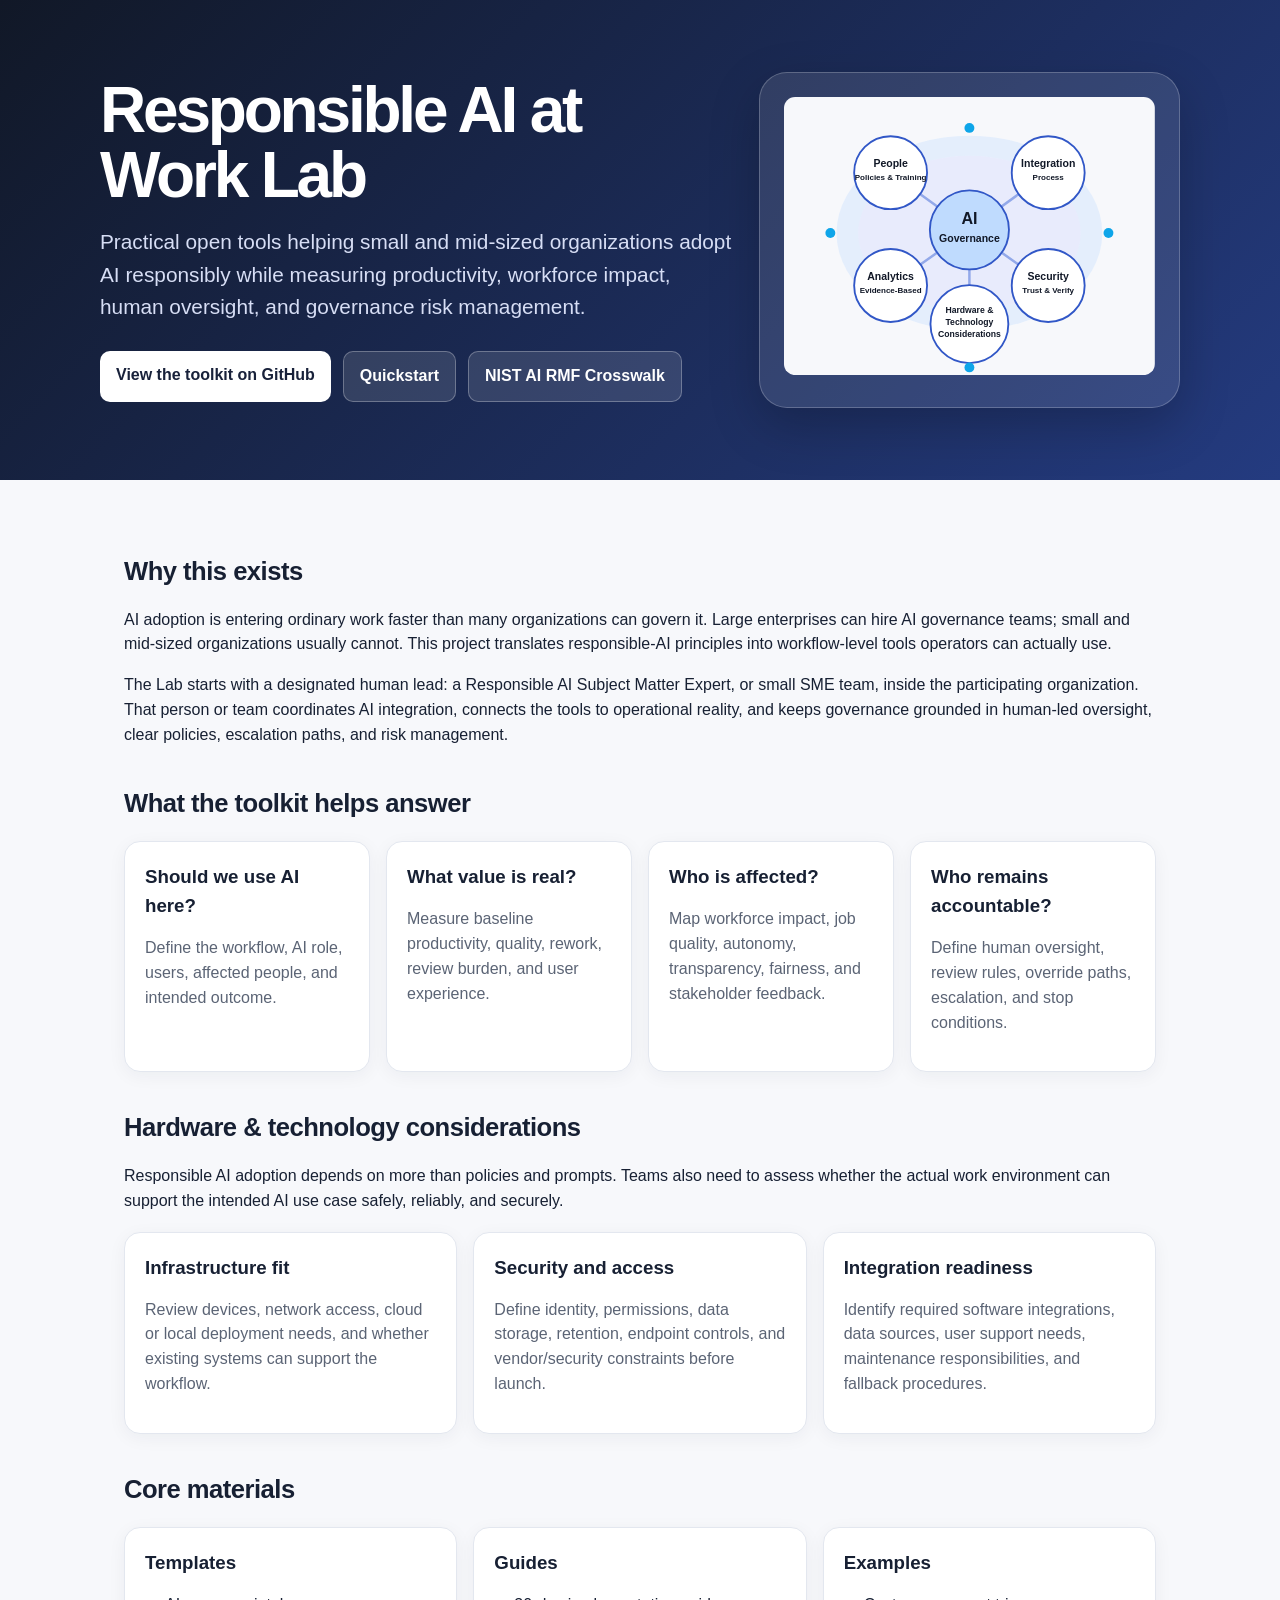
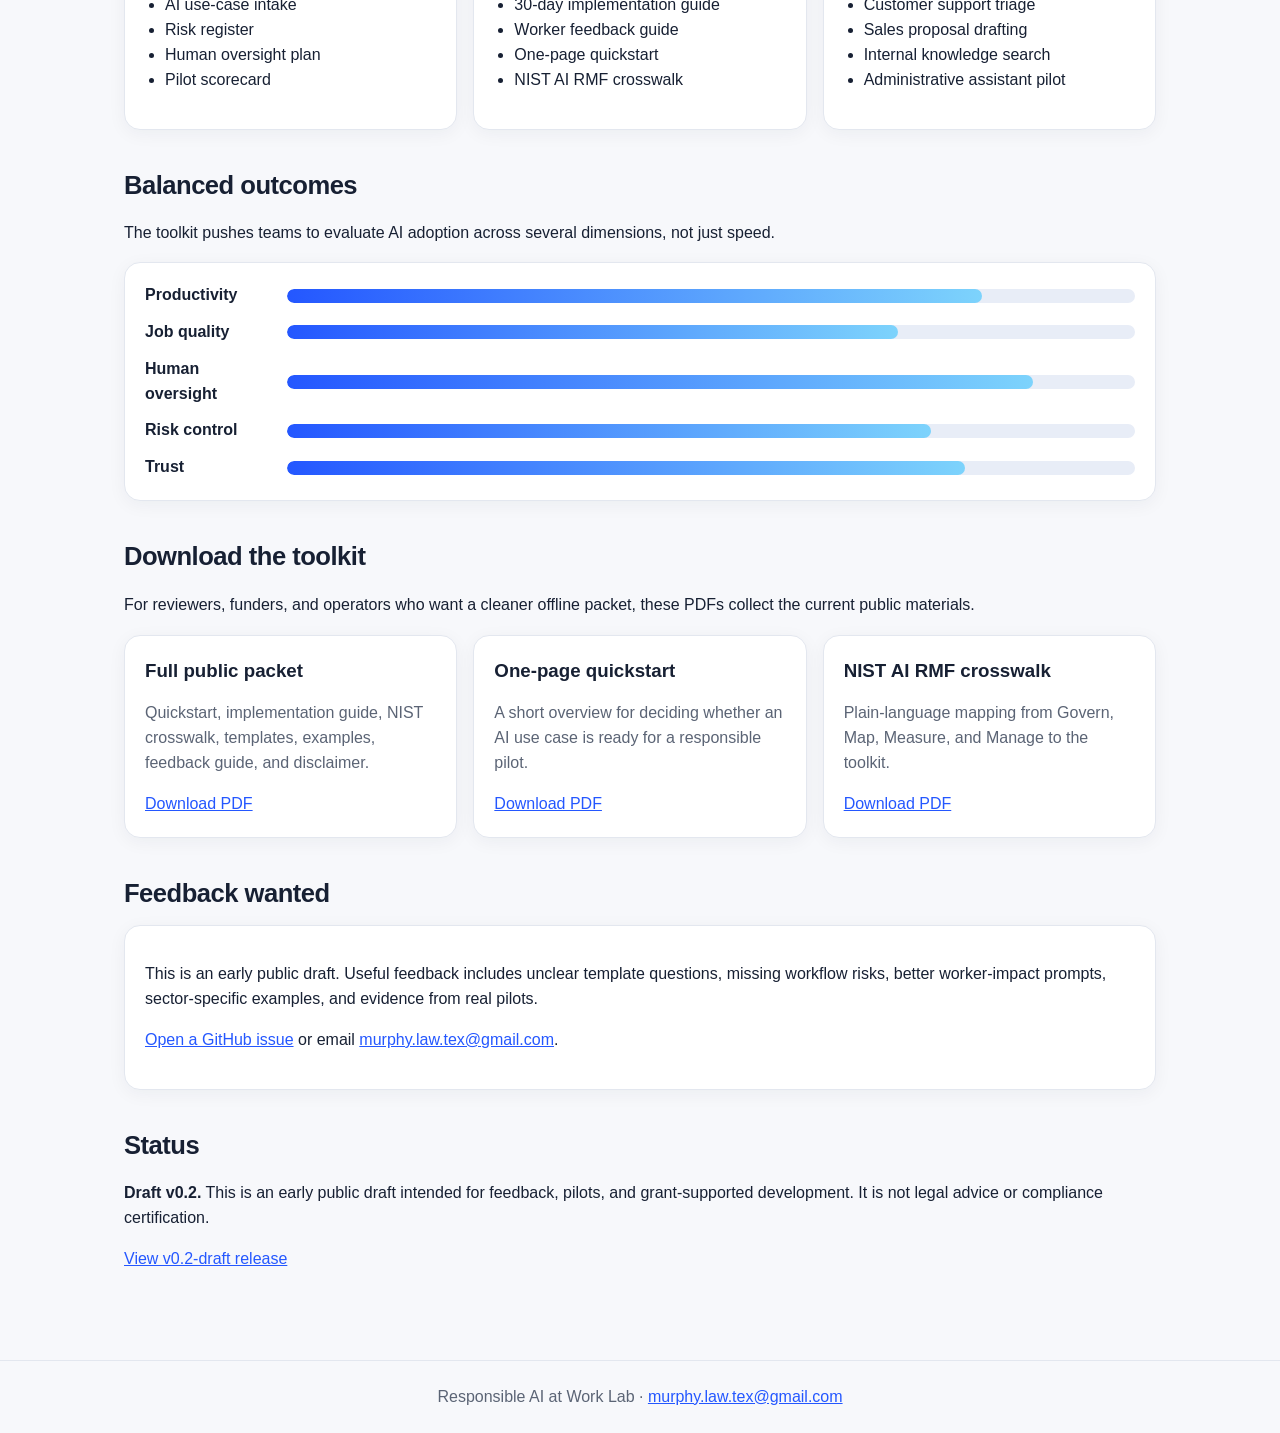
<file: index.html>
<!doctype html>
<html lang="en">
<head>
  <meta charset="utf-8" />
  <meta name="viewport" content="width=device-width, initial-scale=1" />
  <title>Responsible AI at Work Lab</title>
  <meta name="description" content="Practical open tools helping SMEs adopt AI responsibly while measuring productivity, workforce impact, human oversight, and governance risk management." />
  <style>
    :root { --ink:#172033; --muted:#5b6475; --bg:#f7f8fb; --card:#ffffff; --accent:#2457ff; --line:#e3e7ef; }
    * { box-sizing: border-box; }
    body { margin:0; font-family: -apple-system, BlinkMacSystemFont, "Segoe UI", sans-serif; color:var(--ink); background:var(--bg); line-height:1.55; }
    header { background:linear-gradient(135deg,#111827,#243b80); color:white; padding:72px 24px; }
    main { max-width:1080px; margin:0 auto; padding:36px 24px 72px; }
    .wrap { max-width:1080px; margin:0 auto; }
    h1 { font-size: clamp(2.2rem,5vw,4.5rem); line-height:1.02; margin:0 0 18px; letter-spacing:-0.05em; }
    h2 { font-size:1.6rem; margin:36px 0 12px; letter-spacing:-0.02em; }
    p.lede { font-size:1.3rem; max-width:780px; color:#d7def5; margin:0 0 28px; }
    .buttons { display:flex; gap:12px; flex-wrap:wrap; }
    .button { display:inline-block; padding:12px 16px; border-radius:10px; text-decoration:none; font-weight:700; }
    .primary { background:white; color:#18213a; }
    .secondary { background:rgba(255,255,255,.12); color:white; border:1px solid rgba(255,255,255,.28); }
    .grid { display:grid; grid-template-columns: repeat(auto-fit,minmax(240px,1fr)); gap:16px; margin-top:18px; }
    .hero-layout { display:grid; grid-template-columns: minmax(0,1.2fr) minmax(280px,.8fr); gap:28px; align-items:center; }
    .hero-art { background:rgba(255,255,255,.1); border:1px solid rgba(255,255,255,.22); border-radius:28px; padding:24px; box-shadow:0 18px 50px rgba(0,0,0,.22); }
    .node { fill:#fff; opacity:.95; } .node2 { fill:#b9c7ff; } .line { stroke:#dbe4ff; stroke-width:3; opacity:.85; } .accent { fill:#7dd3fc; }
    .flow { display:grid; grid-template-columns: repeat(auto-fit,minmax(135px,1fr)); gap:10px; margin-top:18px; }
    .step { background:white; border:1px solid var(--line); border-radius:14px; padding:14px; text-align:center; font-weight:700; }
    .step span { display:block; color:var(--muted); font-size:.86rem; font-weight:500; margin-top:4px; }
    .quote { background:#fff7ed; border-left:5px solid #fb923c; padding:20px; border-radius:14px; font-size:1.15rem; }
    .bars { display:grid; gap:12px; }
    .bar { display:grid; grid-template-columns:130px 1fr; gap:12px; align-items:center; }
    .bar-track { background:#e8edf7; border-radius:999px; overflow:hidden; height:14px; }
    .bar-fill { height:14px; background:linear-gradient(90deg,#2457ff,#7dd3fc); border-radius:999px; }
    @media (max-width: 800px) { .hero-layout { grid-template-columns:1fr; } }
    .card { background:var(--card); border:1px solid var(--line); border-radius:16px; padding:20px; box-shadow:0 4px 18px rgba(20,30,55,.05); }
    .card h3 { margin:0 0 8px; }
    .muted { color:var(--muted); }
    ul { padding-left:20px; }
    code { background:#eef2ff; padding:2px 5px; border-radius:5px; }
    footer { border-top:1px solid var(--line); color:var(--muted); padding:24px; text-align:center; }
    a { color:var(--accent); }
  </style>
</head>
<body>
  <header>
    <div class="wrap hero-layout">
      <div>
        <h1>Responsible AI at Work Lab</h1>
        <p class="lede">Practical open tools helping small and mid-sized organizations adopt AI responsibly while measuring productivity, workforce impact, human oversight, and governance risk management.</p>
        <div class="buttons">
          <a class="button primary" href="https://github.com/murphylawtex-bit/responsible-ai-at-work-lab">View the toolkit on GitHub</a>
          <a class="button secondary" href="quickstart.html">Quickstart</a>
          <a class="button secondary" href="nist-ai-rmf-crosswalk.html">NIST AI RMF Crosswalk</a>
        </div>
      </div>
      <div class="hero-art" aria-label="Illustration of people, work, and AI governance connected in a workflow">
        <svg viewBox="0 0 1200 900" role="img" width="100%" height="auto">
          <rect width="1200" height="900" rx="36" fill="#f7f8fb"/>
          <ellipse cx="600" cy="440" rx="430" ry="315" fill="#dbeafe" opacity="0.65"/>
          <ellipse cx="600" cy="440" rx="360" ry="250" fill="#ede9fe" opacity="0.55"/>
        
          <g stroke="#8aa2e8" stroke-width="8" stroke-linecap="round" opacity="0.9">
            <line x1="345" y1="245" x2="600" y2="430"/>
            <line x1="855" y1="245" x2="600" y2="430"/>
            <line x1="345" y1="610" x2="600" y2="430"/>
            <line x1="855" y1="610" x2="600" y2="430"/>
            <line x1="600" y1="735" x2="600" y2="430"/>
          </g>
        
          <g font-family="Arial, Helvetica, sans-serif" text-anchor="middle" fill="#111827">
            <circle cx="600" cy="430" r="128" fill="#bfdbfe" stroke="#3157c7" stroke-width="6"/>
            <text x="600" y="412" font-size="52" font-weight="800">AI</text>
            <text x="600" y="470" font-size="34" font-weight="800">Governance</text>
        
            <circle cx="345" cy="245" r="118" fill="#ffffff" stroke="#3157c7" stroke-width="6"/>
            <text x="345" y="226" font-size="34" font-weight="800">People</text>
            <text x="345" y="270" font-size="26" font-weight="800">Policies &amp; Training</text>
        
            <circle cx="855" cy="245" r="118" fill="#ffffff" stroke="#3157c7" stroke-width="6"/>
            <text x="855" y="226" font-size="34" font-weight="800">Integration</text>
            <text x="855" y="270" font-size="26" font-weight="800">Process</text>
        
            <circle cx="345" cy="610" r="118" fill="#ffffff" stroke="#3157c7" stroke-width="6"/>
            <text x="345" y="591" font-size="34" font-weight="800">Analytics</text>
            <text x="345" y="635" font-size="26" font-weight="800">Evidence-Based</text>
        
            <circle cx="855" cy="610" r="118" fill="#ffffff" stroke="#3157c7" stroke-width="6"/>
            <text x="855" y="591" font-size="34" font-weight="800">Security</text>
            <text x="855" y="635" font-size="26" font-weight="800">Trust &amp; Verify</text>
        
            <circle cx="600" cy="735" r="126" fill="#ffffff" stroke="#3157c7" stroke-width="6"/>
            <text x="600" y="700" font-size="28" font-weight="800">Hardware &amp;</text>
            <text x="600" y="738" font-size="28" font-weight="800">Technology</text>
            <text x="600" y="776" font-size="28" font-weight="800">Considerations</text>
          </g>
        
          <g fill="#0ea5e9">
            <circle cx="600" cy="100" r="16"/>
            <circle cx="1050" cy="440" r="16"/>
            <circle cx="600" cy="875" r="16"/>
            <circle cx="150" cy="440" r="16"/>
          </g>
        </svg>
      </div>
    </div>
  </header>
  <main>
    <section>
      <h2>Why this exists</h2>
      <p>AI adoption is entering ordinary work faster than many organizations can govern it. Large enterprises can hire AI governance teams; small and mid-sized organizations usually cannot. This project translates responsible-AI principles into workflow-level tools operators can actually use.</p>
      <p>The Lab starts with a designated human lead: a Responsible AI Subject Matter Expert, or small SME team, inside the participating organization. That person or team coordinates AI integration, connects the tools to operational reality, and keeps governance grounded in human-led oversight, clear policies, escalation paths, and risk management.</p>
    </section>

    <section>
      <h2>What the toolkit helps answer</h2>
      <div class="grid">
        <div class="card"><h3>Should we use AI here?</h3><p class="muted">Define the workflow, AI role, users, affected people, and intended outcome.</p></div>
        <div class="card"><h3>What value is real?</h3><p class="muted">Measure baseline productivity, quality, rework, review burden, and user experience.</p></div>
        <div class="card"><h3>Who is affected?</h3><p class="muted">Map workforce impact, job quality, autonomy, transparency, fairness, and stakeholder feedback.</p></div>
        <div class="card"><h3>Who remains accountable?</h3><p class="muted">Define human oversight, review rules, override paths, escalation, and stop conditions.</p></div>
      </div>
    </section>

    <section>
      <h2>Hardware &amp; technology considerations</h2>
      <p>Responsible AI adoption depends on more than policies and prompts. Teams also need to assess whether the actual work environment can support the intended AI use case safely, reliably, and securely.</p>
      <div class="grid">
        <div class="card"><h3>Infrastructure fit</h3><p class="muted">Review devices, network access, cloud or local deployment needs, and whether existing systems can support the workflow.</p></div>
        <div class="card"><h3>Security and access</h3><p class="muted">Define identity, permissions, data storage, retention, endpoint controls, and vendor/security constraints before launch.</p></div>
        <div class="card"><h3>Integration readiness</h3><p class="muted">Identify required software integrations, data sources, user support needs, maintenance responsibilities, and fallback procedures.</p></div>
      </div>
    </section>

    <section>
      <h2>Core materials</h2>
      <div class="grid">
        <div class="card"><h3>Templates</h3><ul><li>AI use-case intake</li><li>Risk register</li><li>Human oversight plan</li><li>Pilot scorecard</li></ul></div>
        <div class="card"><h3>Guides</h3><ul><li>30-day implementation guide</li><li>Worker feedback guide</li><li>One-page quickstart</li><li>NIST AI RMF crosswalk</li></ul></div>
        <div class="card"><h3>Examples</h3><ul><li>Customer support triage</li><li>Sales proposal drafting</li><li>Internal knowledge search</li><li>Administrative assistant pilot</li></ul></div>
      </div>
    </section>

    <section>
      <h2>Balanced outcomes</h2>
      <p>The toolkit pushes teams to evaluate AI adoption across several dimensions, not just speed.</p>
      <div class="card bars">
        <div class="bar"><strong>Productivity</strong><div class="bar-track"><div class="bar-fill" style="width:82%"></div></div></div>
        <div class="bar"><strong>Job quality</strong><div class="bar-track"><div class="bar-fill" style="width:72%"></div></div></div>
        <div class="bar"><strong>Human oversight</strong><div class="bar-track"><div class="bar-fill" style="width:88%"></div></div></div>
        <div class="bar"><strong>Risk control</strong><div class="bar-track"><div class="bar-fill" style="width:76%"></div></div></div>
        <div class="bar"><strong>Trust</strong><div class="bar-track"><div class="bar-fill" style="width:80%"></div></div></div>
      </div>
    </section>


    <section>
      <h2>Download the toolkit</h2>
      <p>For reviewers, funders, and operators who want a cleaner offline packet, these PDFs collect the current public materials.</p>
      <div class="grid">
        <div class="card"><h3>Full public packet</h3><p class="muted">Quickstart, implementation guide, NIST crosswalk, templates, examples, feedback guide, and disclaimer.</p><a href="downloads/responsible-ai-adoption-toolkit-v0.2-public-packet.pdf">Download PDF</a></div>
        <div class="card"><h3>One-page quickstart</h3><p class="muted">A short overview for deciding whether an AI use case is ready for a responsible pilot.</p><a href="downloads/responsible-ai-one-page-quickstart.pdf">Download PDF</a></div>
        <div class="card"><h3>NIST AI RMF crosswalk</h3><p class="muted">Plain-language mapping from Govern, Map, Measure, and Manage to the toolkit.</p><a href="downloads/responsible-ai-nist-ai-rmf-crosswalk.pdf">Download PDF</a></div>
      </div>
    </section>

    <section>
      <h2>Feedback wanted</h2>
      <div class="card">
        <p>This is an early public draft. Useful feedback includes unclear template questions, missing workflow risks, better worker-impact prompts, sector-specific examples, and evidence from real pilots.</p>
        <p><a href="https://github.com/murphylawtex-bit/responsible-ai-at-work-lab/issues">Open a GitHub issue</a> or email <a href="mailto:murphy.law.tex@gmail.com">murphy.law.tex@gmail.com</a>.</p>
      </div>
    </section>

    <section>
      <h2>Status</h2>
      <p><strong>Draft v0.2.</strong> This is an early public draft intended for feedback, pilots, and grant-supported development. It is not legal advice or compliance certification.</p>
      <p><a href="https://github.com/murphylawtex-bit/responsible-ai-at-work-lab/releases/tag/v0.2-draft">View v0.2-draft release</a></p>
    </section>
  </main>
  <footer>
    Responsible AI at Work Lab · <a href="mailto:murphy.law.tex@gmail.com">murphy.law.tex@gmail.com</a>
  </footer>
</body>
</html>
</file>
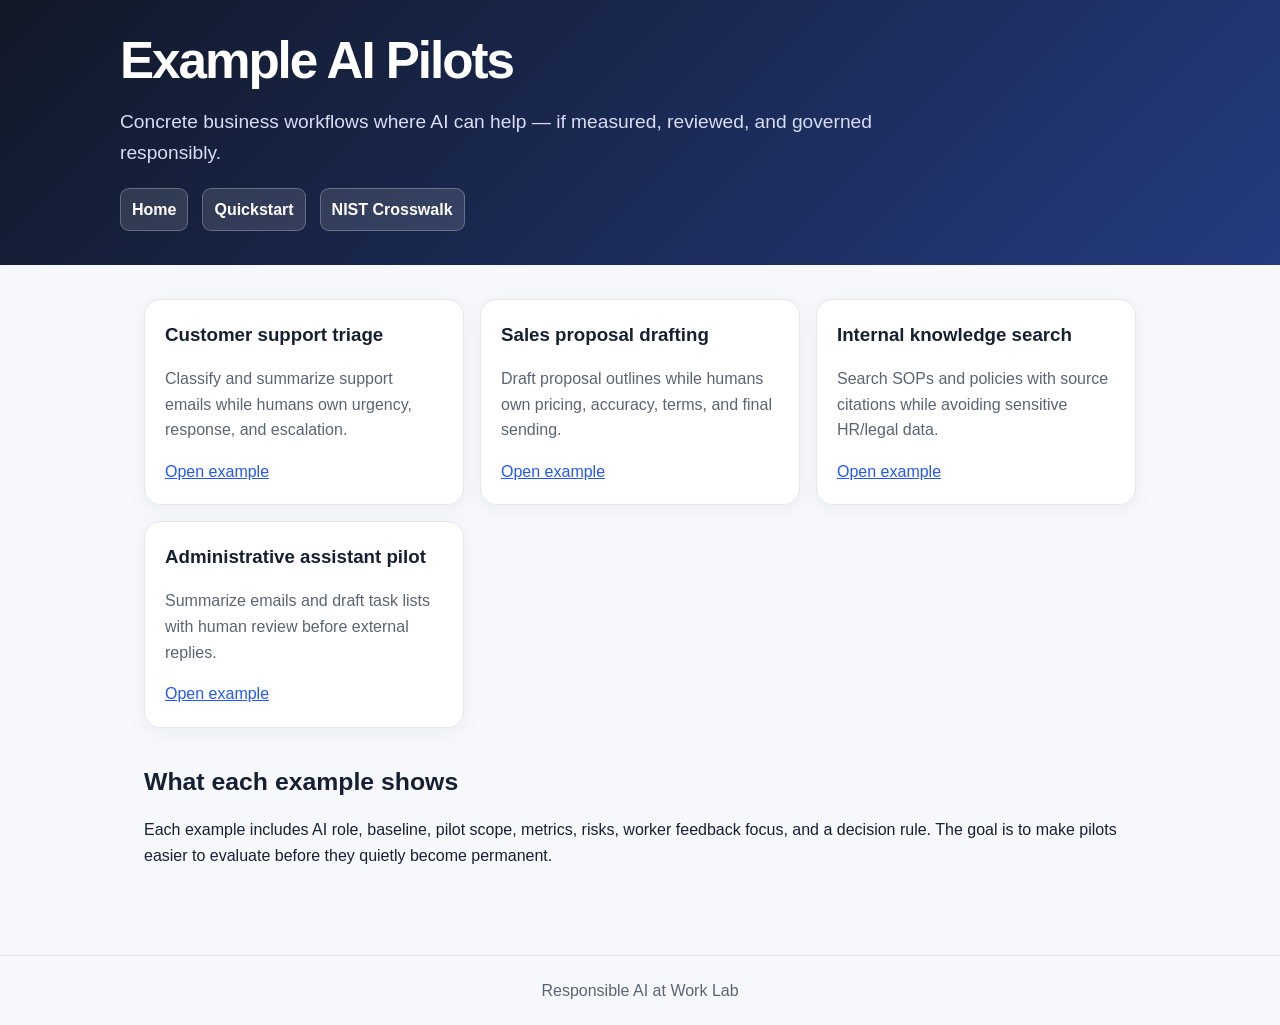
<file: examples.html>
<!doctype html><html lang="en"><head><meta charset="utf-8"><meta name="viewport" content="width=device-width, initial-scale=1"><title>Examples · Responsible AI at Work Lab</title><link rel="stylesheet" href="site.css"></head><body>
<header class="header"><div class="wrap"><h1>Example AI Pilots</h1><p class="lede">Concrete business workflows where AI can help — if measured, reviewed, and governed responsibly.</p><nav class="nav"><a href="index.html">Home</a><a href="quickstart.html">Quickstart</a><a href="nist-ai-rmf-crosswalk.html">NIST Crosswalk</a></nav></div></header>
<main class="content"><div class="grid"><div class="card"><h3>Customer support triage</h3><p class="muted">Classify and summarize support emails while humans own urgency, response, and escalation.</p><a href="examples/example-customer-support-triage-pilot.md">Open example</a></div><div class="card"><h3>Sales proposal drafting</h3><p class="muted">Draft proposal outlines while humans own pricing, accuracy, terms, and final sending.</p><a href="examples/example-sales-proposal-drafting-pilot.md">Open example</a></div><div class="card"><h3>Internal knowledge search</h3><p class="muted">Search SOPs and policies with source citations while avoiding sensitive HR/legal data.</p><a href="examples/example-internal-knowledge-search-pilot.md">Open example</a></div><div class="card"><h3>Administrative assistant pilot</h3><p class="muted">Summarize emails and draft task lists with human review before external replies.</p><a href="examples/example-sme-admin-assistant-pilot.md">Open example</a></div></div><section><h2>What each example shows</h2><p>Each example includes AI role, baseline, pilot scope, metrics, risks, worker feedback focus, and a decision rule. The goal is to make pilots easier to evaluate before they quietly become permanent.</p></section></main><footer class="footer">Responsible AI at Work Lab</footer></body></html>
</file>
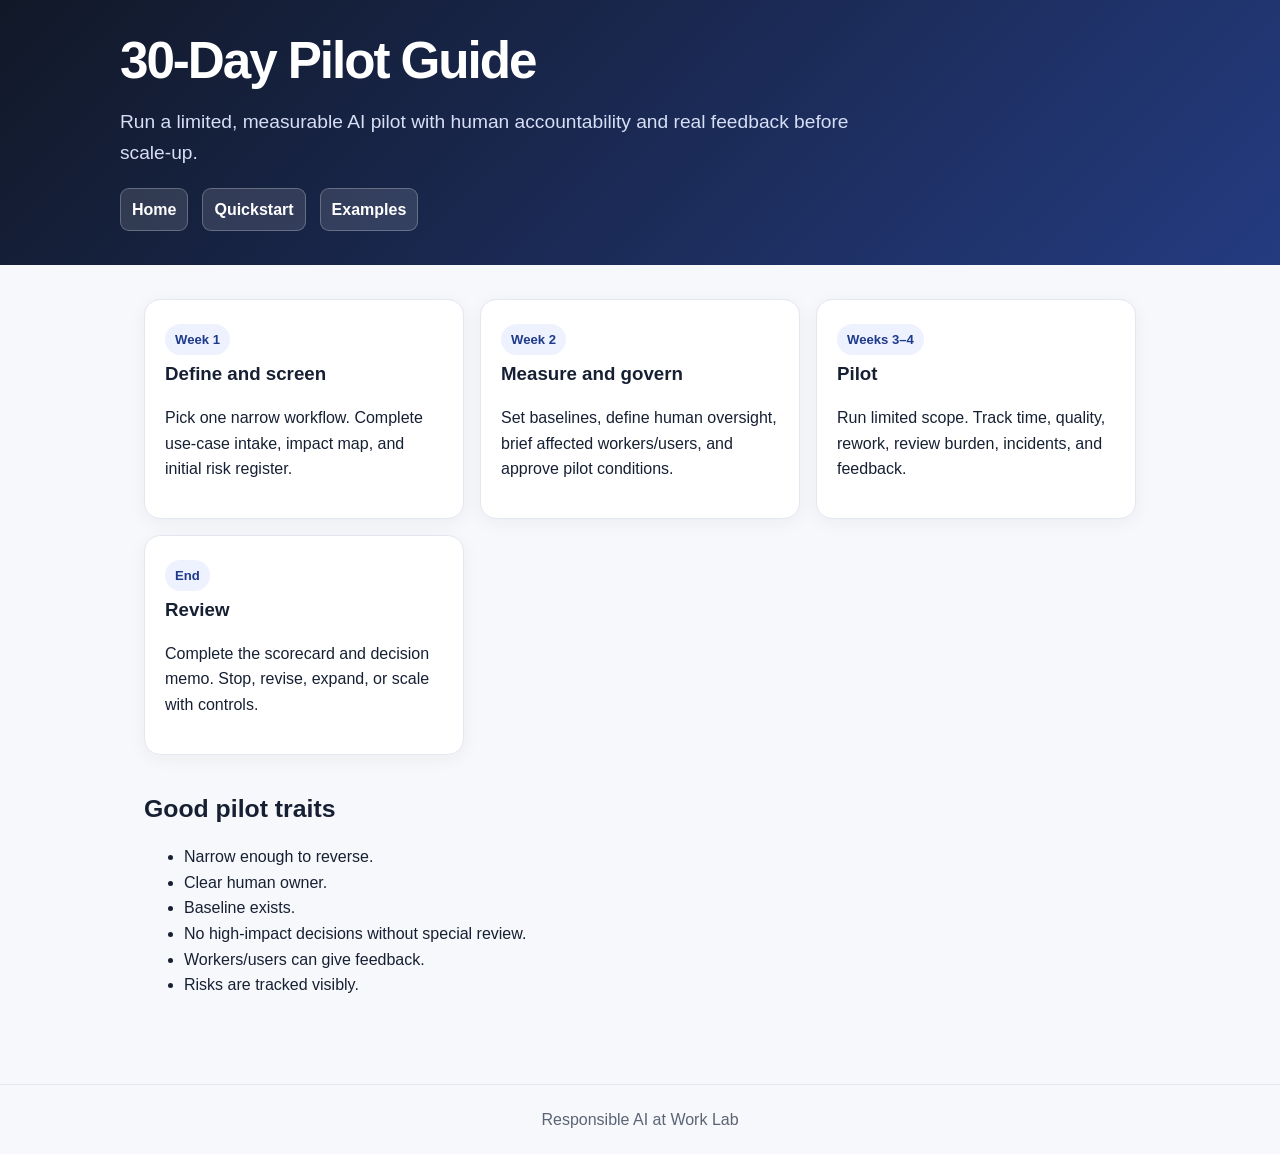
<file: implementation-guide.html>
<!doctype html><html lang="en"><head><meta charset="utf-8"><meta name="viewport" content="width=device-width, initial-scale=1"><title>30-Day Implementation Guide · Responsible AI at Work Lab</title><link rel="stylesheet" href="site.css"></head><body>
<header class="header"><div class="wrap"><h1>30-Day Pilot Guide</h1><p class="lede">Run a limited, measurable AI pilot with human accountability and real feedback before scale-up.</p><nav class="nav"><a href="index.html">Home</a><a href="quickstart.html">Quickstart</a><a href="examples.html">Examples</a></nav></div></header>
<main class="content"><div class="grid"><div class="card"><span class="badge">Week 1</span><h3>Define and screen</h3><p>Pick one narrow workflow. Complete use-case intake, impact map, and initial risk register.</p></div><div class="card"><span class="badge">Week 2</span><h3>Measure and govern</h3><p>Set baselines, define human oversight, brief affected workers/users, and approve pilot conditions.</p></div><div class="card"><span class="badge">Weeks 3–4</span><h3>Pilot</h3><p>Run limited scope. Track time, quality, rework, review burden, incidents, and feedback.</p></div><div class="card"><span class="badge">End</span><h3>Review</h3><p>Complete the scorecard and decision memo. Stop, revise, expand, or scale with controls.</p></div></div><section><h2>Good pilot traits</h2><ul><li>Narrow enough to reverse.</li><li>Clear human owner.</li><li>Baseline exists.</li><li>No high-impact decisions without special review.</li><li>Workers/users can give feedback.</li><li>Risks are tracked visibly.</li></ul></section></main><footer class="footer">Responsible AI at Work Lab</footer></body></html>
</file>
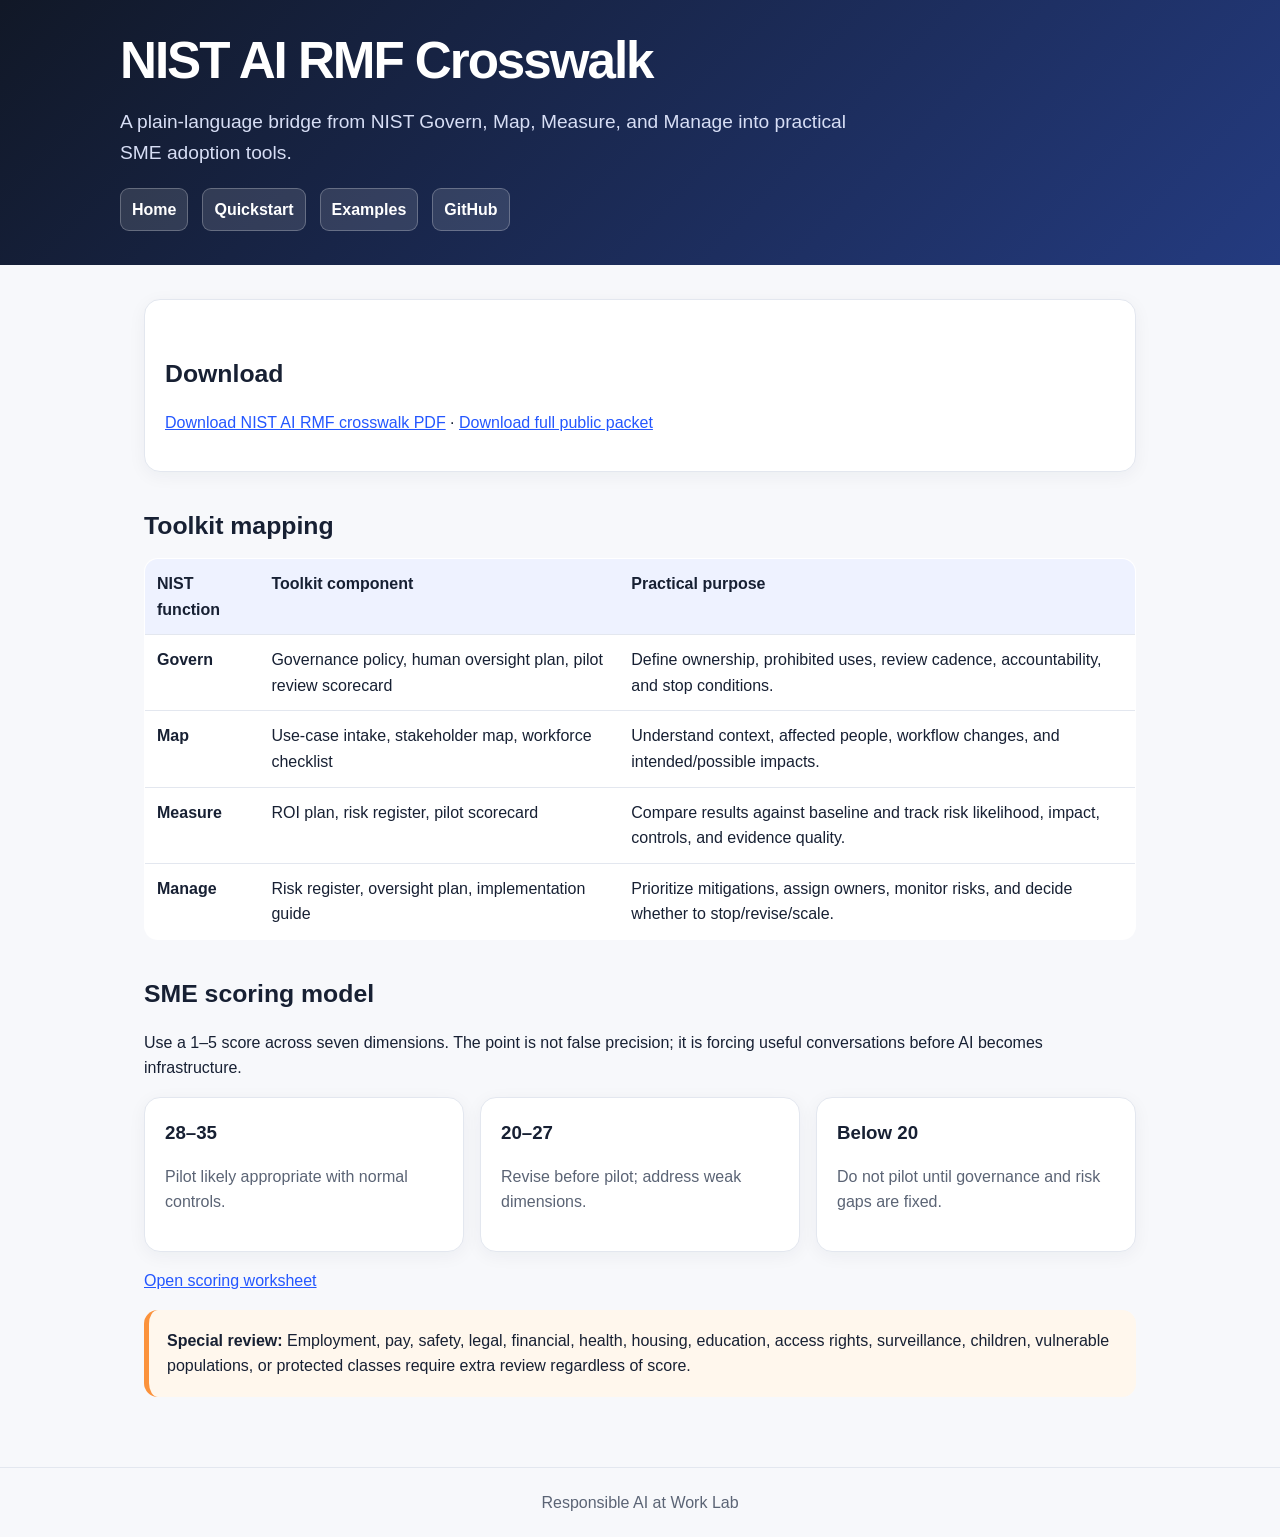
<file: nist-ai-rmf-crosswalk.html>
<!doctype html><html lang="en"><head><meta charset="utf-8"><meta name="viewport" content="width=device-width, initial-scale=1"><title>NIST AI RMF Crosswalk · Responsible AI at Work Lab</title><link rel="stylesheet" href="site.css"></head><body>
<header class="header"><div class="wrap"><h1>NIST AI RMF Crosswalk</h1><p class="lede">A plain-language bridge from NIST Govern, Map, Measure, and Manage into practical SME adoption tools.</p><nav class="nav"><a href="index.html">Home</a><a href="quickstart.html">Quickstart</a><a href="examples.html">Examples</a><a href="https://github.com/murphylawtex-bit/responsible-ai-at-work-lab">GitHub</a></nav></div></header>
<main class="content"><section class="card"><h2>Download</h2><p><a href="downloads/responsible-ai-nist-ai-rmf-crosswalk.pdf">Download NIST AI RMF crosswalk PDF</a> · <a href="downloads/responsible-ai-adoption-toolkit-v0.2-public-packet.pdf">Download full public packet</a></p></section><section><h2>Toolkit mapping</h2><table class="table"><tr><th>NIST function</th><th>Toolkit component</th><th>Practical purpose</th></tr><tr><td><strong>Govern</strong></td><td>Governance policy, human oversight plan, pilot review scorecard</td><td>Define ownership, prohibited uses, review cadence, accountability, and stop conditions.</td></tr><tr><td><strong>Map</strong></td><td>Use-case intake, stakeholder map, workforce checklist</td><td>Understand context, affected people, workflow changes, and intended/possible impacts.</td></tr><tr><td><strong>Measure</strong></td><td>ROI plan, risk register, pilot scorecard</td><td>Compare results against baseline and track risk likelihood, impact, controls, and evidence quality.</td></tr><tr><td><strong>Manage</strong></td><td>Risk register, oversight plan, implementation guide</td><td>Prioritize mitigations, assign owners, monitor risks, and decide whether to stop/revise/scale.</td></tr></table></section>
<section><h2>SME scoring model</h2><p>Use a 1–5 score across seven dimensions. The point is not false precision; it is forcing useful conversations before AI becomes infrastructure.</p><div class="grid"><div class="card"><h3>28–35</h3><p class="muted">Pilot likely appropriate with normal controls.</p></div><div class="card"><h3>20–27</h3><p class="muted">Revise before pilot; address weak dimensions.</p></div><div class="card"><h3>Below 20</h3><p class="muted">Do not pilot until governance and risk gaps are fixed.</p></div></div><p><a href="templates/09-scoring-worksheet.md">Open scoring worksheet</a></p></section>
<section class="callout"><strong>Special review:</strong> Employment, pay, safety, legal, financial, health, housing, education, access rights, surveillance, children, vulnerable populations, or protected classes require extra review regardless of score.</section>
</main><footer class="footer">Responsible AI at Work Lab</footer></body></html>
</file>
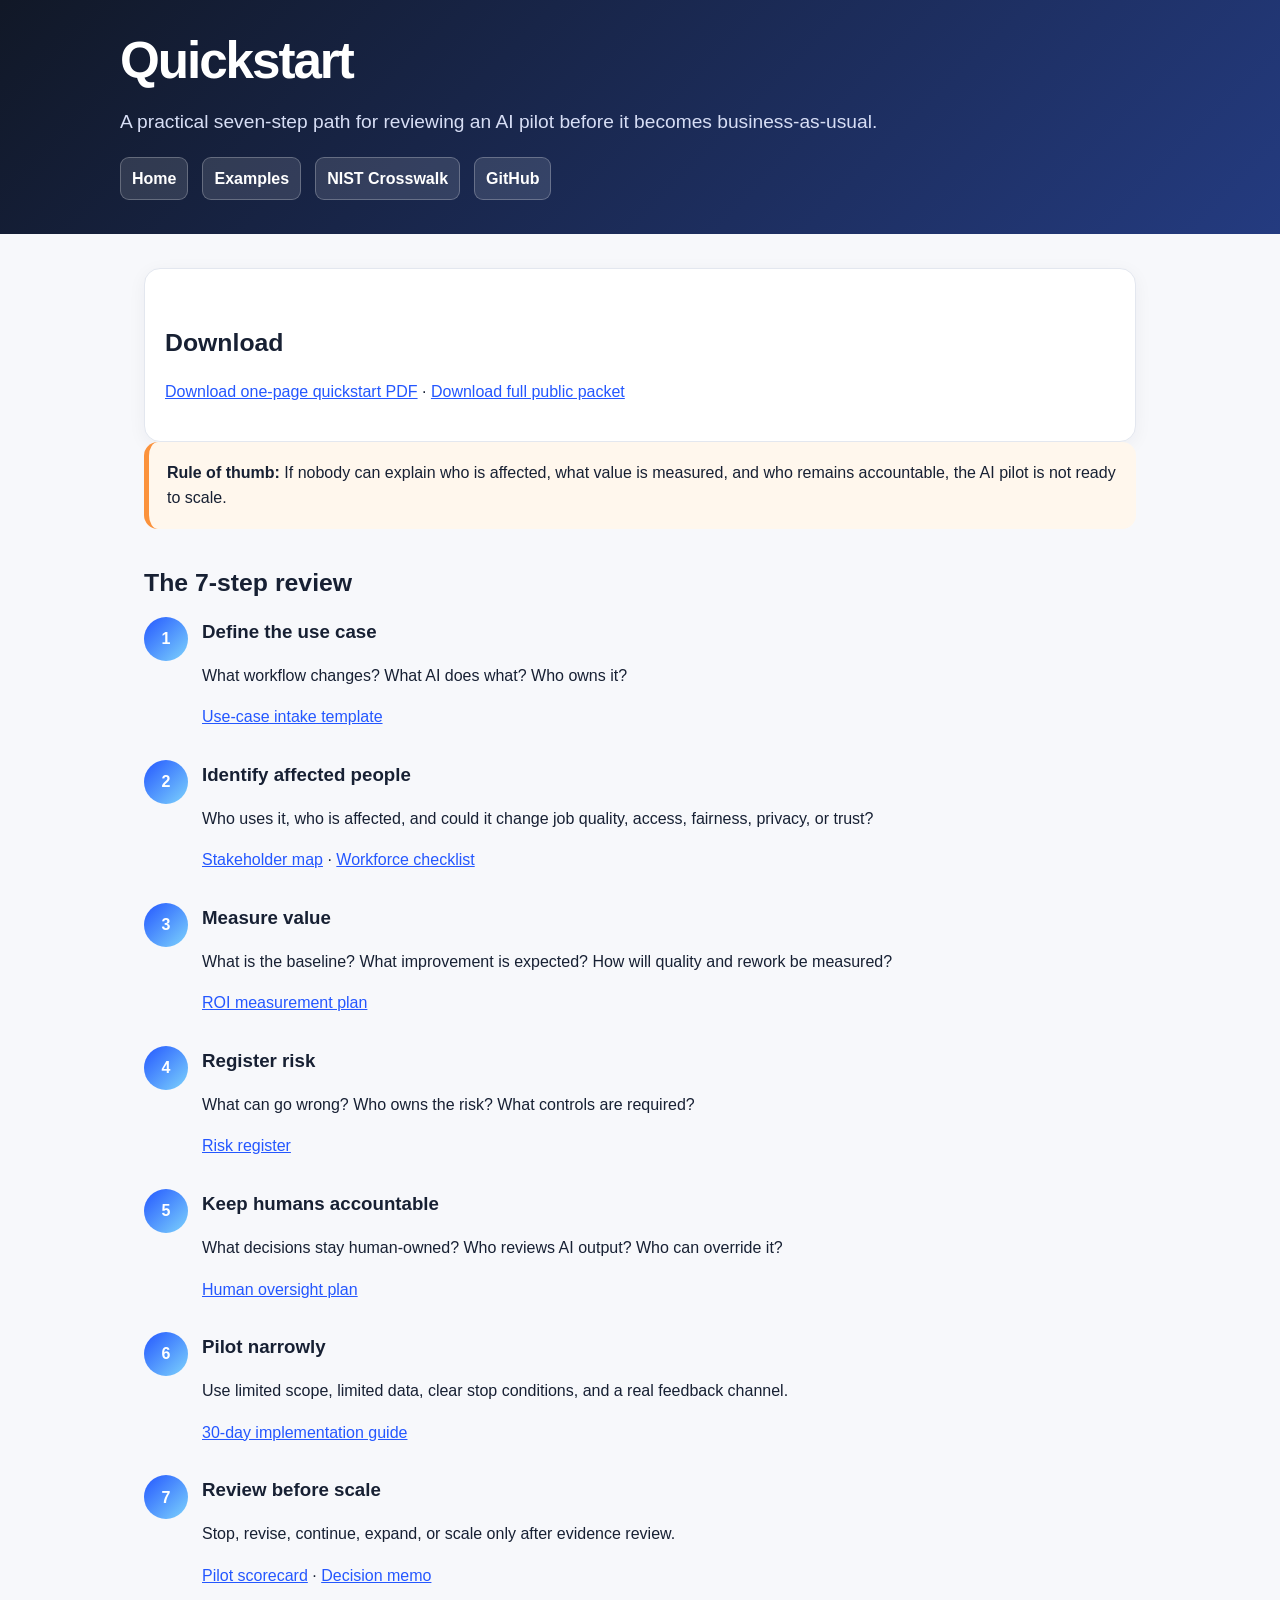
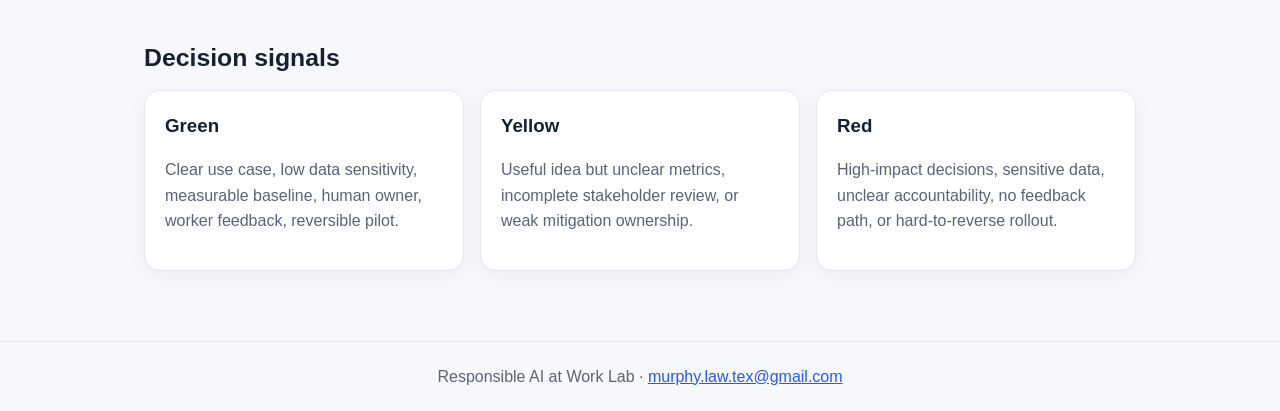
<file: quickstart.html>
<!doctype html><html lang="en"><head><meta charset="utf-8"><meta name="viewport" content="width=device-width, initial-scale=1"><title>Quickstart · Responsible AI at Work Lab</title><link rel="stylesheet" href="site.css"></head><body>
<header class="header"><div class="wrap"><h1>Quickstart</h1><p class="lede">A practical seven-step path for reviewing an AI pilot before it becomes business-as-usual.</p><nav class="nav"><a href="index.html">Home</a><a href="examples.html">Examples</a><a href="nist-ai-rmf-crosswalk.html">NIST Crosswalk</a><a href="https://github.com/murphylawtex-bit/responsible-ai-at-work-lab">GitHub</a></nav></div></header>
<main class="content">
<section class="card"><h2>Download</h2><p><a href="downloads/responsible-ai-one-page-quickstart.pdf">Download one-page quickstart PDF</a> · <a href="downloads/responsible-ai-adoption-toolkit-v0.2-public-packet.pdf">Download full public packet</a></p></section>
<section class="callout"><strong>Rule of thumb:</strong> If nobody can explain who is affected, what value is measured, and who remains accountable, the AI pilot is not ready to scale.</section>
<section>
  <h2>The 7-step review</h2>
  <div class="step"><div class="num">1</div><div><h3>Define the use case</h3><p>What workflow changes? What AI does what? Who owns it?</p><p><a href="templates/01-ai-use-case-intake.md">Use-case intake template</a></p></div></div>
  <div class="step"><div class="num">2</div><div><h3>Identify affected people</h3><p>Who uses it, who is affected, and could it change job quality, access, fairness, privacy, or trust?</p><p><a href="templates/02-stakeholder-and-impact-map.md">Stakeholder map</a> · <a href="templates/04-workforce-impact-checklist.md">Workforce checklist</a></p></div></div>
  <div class="step"><div class="num">3</div><div><h3>Measure value</h3><p>What is the baseline? What improvement is expected? How will quality and rework be measured?</p><p><a href="templates/03-productivity-roi-measurement-plan.md">ROI measurement plan</a></p></div></div>
  <div class="step"><div class="num">4</div><div><h3>Register risk</h3><p>What can go wrong? Who owns the risk? What controls are required?</p><p><a href="templates/05-risk-register.md">Risk register</a></p></div></div>
  <div class="step"><div class="num">5</div><div><h3>Keep humans accountable</h3><p>What decisions stay human-owned? Who reviews AI output? Who can override it?</p><p><a href="templates/06-human-oversight-plan.md">Human oversight plan</a></p></div></div>
  <div class="step"><div class="num">6</div><div><h3>Pilot narrowly</h3><p>Use limited scope, limited data, clear stop conditions, and a real feedback channel.</p><p><a href="implementation-guide.html">30-day implementation guide</a></p></div></div>
  <div class="step"><div class="num">7</div><div><h3>Review before scale</h3><p>Stop, revise, continue, expand, or scale only after evidence review.</p><p><a href="templates/08-pilot-review-scorecard.md">Pilot scorecard</a> · <a href="templates/10-pilot-decision-memo.md">Decision memo</a></p></div></div>
</section>
<section><h2>Decision signals</h2><div class="grid"><div class="card"><h3>Green</h3><p class="muted">Clear use case, low data sensitivity, measurable baseline, human owner, worker feedback, reversible pilot.</p></div><div class="card"><h3>Yellow</h3><p class="muted">Useful idea but unclear metrics, incomplete stakeholder review, or weak mitigation ownership.</p></div><div class="card"><h3>Red</h3><p class="muted">High-impact decisions, sensitive data, unclear accountability, no feedback path, or hard-to-reverse rollout.</p></div></div></section>
</main><footer class="footer">Responsible AI at Work Lab · <a href="mailto:murphy.law.tex@gmail.com">murphy.law.tex@gmail.com</a></footer></body></html>
</file>
<file: site.css>
:root { --ink:#172033; --muted:#5b6475; --bg:#f7f8fb; --card:#fff; --accent:#2457ff; --line:#e3e7ef; --soft:#eef2ff; }
*{box-sizing:border-box} body{margin:0;font-family:-apple-system,BlinkMacSystemFont,"Segoe UI",sans-serif;color:var(--ink);background:var(--bg);line-height:1.6} a{color:var(--accent)}
.header{background:linear-gradient(135deg,#111827,#243b80);color:white;padding:34px 24px}.wrap{max-width:1040px;margin:0 auto}.nav{display:flex;gap:14px;flex-wrap:wrap;margin-top:14px}.nav a{color:white;text-decoration:none;background:rgba(255,255,255,.12);border:1px solid rgba(255,255,255,.25);padding:8px 11px;border-radius:9px;font-weight:700}h1{font-size:clamp(2rem,4vw,3.4rem);line-height:1.05;margin:0 0 10px;letter-spacing:-.04em}h2{font-size:1.55rem;margin:34px 0 12px}h3{margin:0 0 8px}.lede{font-size:1.2rem;color:#d7def5;max-width:760px}.content{max-width:1040px;margin:0 auto;padding:34px 24px 70px}.grid{display:grid;grid-template-columns:repeat(auto-fit,minmax(240px,1fr));gap:16px}.card{background:var(--card);border:1px solid var(--line);border-radius:16px;padding:20px;box-shadow:0 4px 18px rgba(20,30,55,.05)}.muted{color:var(--muted)}.badge{display:inline-block;background:var(--soft);color:#1e3a8a;border-radius:999px;padding:5px 10px;font-weight:800;font-size:.82rem;margin:4px 4px 4px 0}.step{display:grid;grid-template-columns:44px 1fr;gap:14px;align-items:start;margin:14px 0}.num{width:44px;height:44px;border-radius:50%;background:linear-gradient(135deg,#2457ff,#7dd3fc);color:white;display:grid;place-items:center;font-weight:900}.callout{background:#fff7ed;border-left:5px solid #fb923c;padding:18px;border-radius:14px}.table{width:100%;border-collapse:collapse;background:white;border-radius:14px;overflow:hidden;border:1px solid var(--line)}.table th,.table td{padding:12px;border-bottom:1px solid var(--line);text-align:left;vertical-align:top}.table th{background:#eef2ff}.footer{border-top:1px solid var(--line);padding:22px;text-align:center;color:var(--muted)}
</file>
